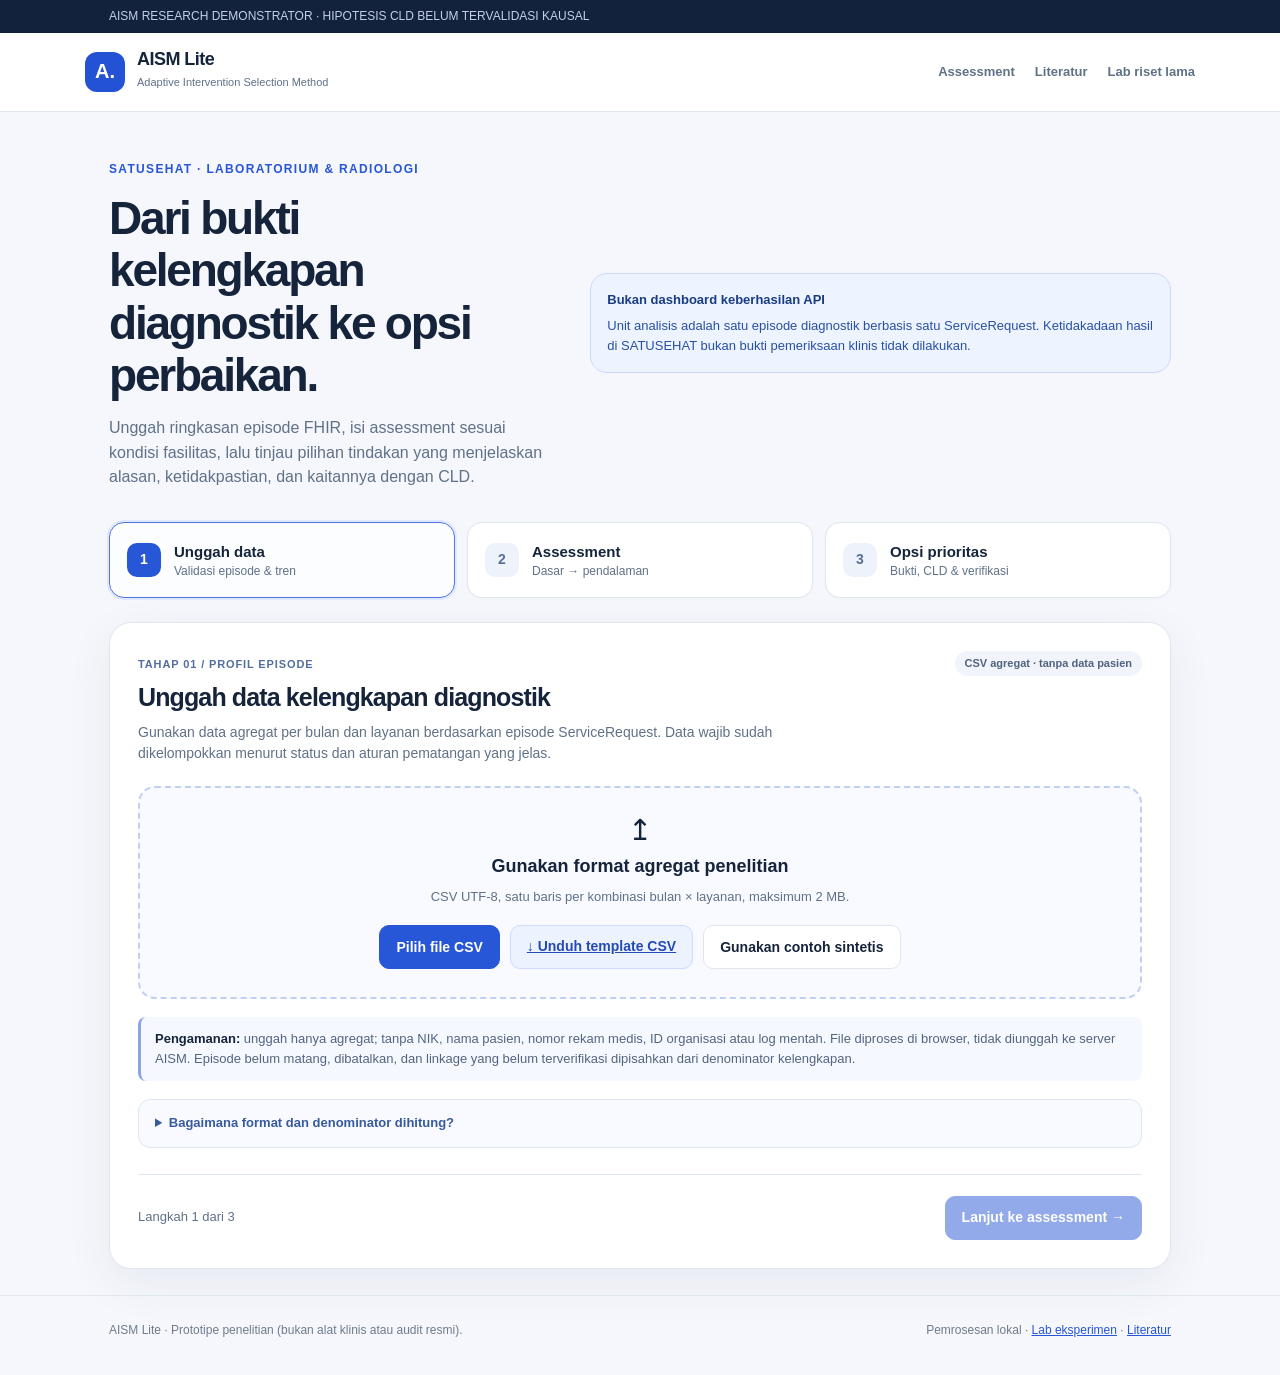
<file: index.html>
<!doctype html>
<html lang="id">
<head>
  <meta charset="utf-8">
  <meta name="viewport" content="width=device-width,initial-scale=1">
  <meta name="theme-color" content="#2352d4">
  <meta name="description" content="AISM Lite: diagnosis berbasis episode diagnostik dan assessment berjenjang untuk prioritas perbaikan SATUSEHAT.">
  <title>AISM Lite — Prioritas Kelengkapan Diagnostik SATUSEHAT</title>
  <link rel="stylesheet" href="./simple.css">
</head>
<body>
  <div class="topline"><div class="shell">AISM RESEARCH DEMONSTRATOR · HIPOTESIS CLD BELUM TERVALIDASI KAUSAL</div></div>
  <header class="header"><div class="shell header-inner">
    <a class="brand" href="./"><span class="brand-mark">A.</span><span><strong>AISM Lite</strong><small>Adaptive Intervention Selection Method</small></span></a>
    <nav class="nav" aria-label="Navigasi utama"><a href="#workflow">Assessment</a><a href="./literature.html">Literatur</a><a href="./legacy.html">Lab riset lama</a></nav>
  </div></header>
  <main>
    <section class="shell hero">
      <div><span class="eyebrow">SATUSEHAT · LABORATORIUM &amp; RADIOLOGI</span>
        <h1>Dari bukti kelengkapan diagnostik ke opsi perbaikan.</h1>
        <p>Unggah ringkasan episode FHIR, isi assessment sesuai kondisi fasilitas, lalu tinjau pilihan tindakan yang menjelaskan alasan, ketidakpastian, dan kaitannya dengan CLD.</p>
      </div>
      <aside class="hero-note"><strong>Bukan dashboard keberhasilan API</strong>
        Unit analisis adalah satu episode diagnostik berbasis satu ServiceRequest. Ketidakadaan hasil di SATUSEHAT bukan bukti pemeriksaan klinis tidak dilakukan.
      </aside>
    </section>
    <div class="shell">
      <nav class="workflow" id="workflow" aria-label="Tiga langkah AISM">
        <button type="button" class="step" data-nav="1" aria-current="step"><span class="num">1</span><span><strong>Unggah data</strong><small>Validasi episode &amp; tren</small></span></button>
        <button type="button" class="step" data-nav="2"><span class="num">2</span><span><strong>Assessment</strong><small>Dasar → pendalaman</small></span></button>
        <button type="button" class="step" data-nav="3"><span class="num">3</span><span><strong>Opsi prioritas</strong><small>Bukti, CLD &amp; verifikasi</small></span></button>
      </nav>
      <section class="panel">
        <div class="stage active" id="stage-data">
          <div class="stage-head"><div>
            <span class="stage-tag">TAHAP 01 / PROFIL EPISODE</span>
            <h2>Unggah data kelengkapan diagnostik</h2>
            <p>Gunakan data agregat per bulan dan layanan berdasarkan episode ServiceRequest. Data wajib sudah dikelompokkan menurut status dan aturan pematangan yang jelas.</p>
          </div><span class="pill">CSV agregat · tanpa data pasien</span></div>
          <div class="upload-box">
            <div class="upload-icon" aria-hidden="true">↥</div>
            <h3>Gunakan format agregat penelitian</h3>
            <p>CSV UTF-8, satu baris per kombinasi bulan × layanan, maksimum 2 MB.</p>
            <div class="upload-actions">
              <label class="btn primary file-label" role="button" tabindex="0">Pilih file CSV <input id="file-input" type="file" accept=".csv,text/csv" aria-label="Unggah CSV agregat diagnostik"></label>
              <a class="btn secondary" href="./samples/contoh-data-pengiriman-rme.csv" download>↓ Unduh template CSV</a>
              <button class="btn" id="sample-data" type="button">Gunakan contoh sintetis</button>
            </div>
            <div id="data-feedback" role="status" aria-live="polite" class="feedback"></div>
          </div>
          <div class="guidance"><strong>Pengamanan:</strong> unggah hanya agregat; tanpa NIK, nama pasien, nomor rekam medis, ID organisasi atau log mentah. File diproses di browser, tidak diunggah ke server AISM. Episode belum matang, dibatalkan, dan linkage yang belum terverifikasi dipisahkan dari denominator kelengkapan.</div>
          <details class="method-details"><summary>Bagaimana format dan denominator dihitung?</summary>
            <p>Satu episode = satu ServiceRequest. Total order = episode eligible matang + belum eligible + dikecualikan + linkage belum terverifikasi.</p>
            <p>Episode eligible matang = complete core + incomplete with downstream + completed without result + no downstream evidence. Complete strict adalah subset complete core. Kelengkapan core/strict menggunakan seluruh episode eligible matang sebagai denominator.</p>
            <p>Episode tanpa bukti downstream hanya berarti belum ada bukti pada data yang dianalisis, bukan bukti layanan klinis tidak dilakukan. Definisi pematangan dan kelengkapan harus dipastikan bersama ahli sebelum analisis formal.</p>
          </details>
          <div id="data-summary" class="hide">
            <div class="stage-head section-spaced"><div><h3 class="mini-title">Ringkasan episode</h3><p id="source-name"></p></div><span class="pill" id="period-range"></span></div>
            <div id="data-gate" role="status" class="feedback"></div>
            <div id="metric-grid" class="metric-grid"></div>
            <h3 class="subheading">Perbandingan per jenis layanan</h3>
            <div class="table-wrap"><table>
              <thead><tr><th>Layanan</th><th>Eligible matang</th><th>Core / eligible</th><th>Strict / eligible</th><th>Incomplete downstream</th><th>Selesai tanpa hasil</th><th>Tanpa bukti downstream</th></tr></thead>
              <tbody id="service-table"></tbody>
            </table></div>
            <h3 class="subheading">Tren kelengkapan bulanan</h3>
            <p class="helper">Pola berdasarkan selisih awal–akhir dan fluktuasi; ambang bentuk pola 5/10 poin persentase hanya eksploratif, bukan target kinerja.</p>
            <div id="trend-panels" class="trend-grid"></div>
            <h3 class="subheading">Catatan kualitas pengamatan</h3>
            <div id="quality-note" class="quality-note"></div>
          </div>
          <div class="actions"><span class="progress">Langkah 1 dari 3</span><button class="btn primary" id="next-to-assessment" type="button" disabled>Lanjut ke assessment →</button></div>
        </div>
        <div class="stage" id="stage-assessment">
          <div class="stage-head"><div><span class="stage-tag">TAHAP 02 / KONTEXT ORGANISASI</span><h2 id="assessment-title">Assessment dasar</h2><p id="assessment-desc">Jawab sesuai kondisi aktual. Pilih Belum tahu jika log atau bukti tidak tersedia.</p></div><span class="pill" id="assess-progress">Dasar 0/6</span></div>
          <div class="assess-note">Jawaban dipakai untuk membedakan mekanisme penyebab yang mungkin terjadi. Tidak ada skor kelulusan dan tidak ada diagnosis kausal otomatis.</div>
          <div id="base-block"><h3 class="mini-title">A. Kondisi operasional dasar</h3><p class="mini-desc">Pemantauan, mapping, kapasitas PIC, eskalasi, perubahan sistem, dan tindak lanjut pengelola.</p><div id="base-questions"></div></div>
          <div id="deep-block" class="hide"><h3 class="mini-title">B. Pertanyaan pendalaman sesuai data</h3><p class="mini-desc">Pertanyaan yang muncul dipilih dari temuan kelengkapan, layanan, dan jawaban tahap dasar. <span id="deep-count"></span></p><div id="deep-questions"></div></div>
          <div class="actions">
            <button class="btn" id="back-to-data" type="button">← Kembali ke data</button>
            <button class="btn primary" id="to-deep" type="button">Lanjut ke pendalaman →</button>
            <button class="btn hide" id="back-to-base" type="button">← Pertanyaan dasar</button>
            <button class="btn primary hide" id="to-results" type="button">Lihat opsi prioritas →</button>
          </div>
        </div>
        <div class="stage" id="stage-results">
          <div class="stage-head"><div><span class="stage-tag">TAHAP 03 / DECISION SUPPORT</span><h2>Opsi prioritas dan dasar keputusannya</h2><p>Opsi ditentukan berdasarkan bukti episode, konteks fasyankes, dan hipotesis CLD. Belum ada bukti dampak terukur atau peringkat efektivitas antarintervensi.</p></div><span class="pill" id="result-data-meta"></span></div>
          <div class="scorecard" id="result-summary"></div>
          <div id="recommendations" class="result-list"></div>
          <div id="more-recommendations"></div>
          <div class="guidance"><strong>Arti status:</strong> HOLD = data belum cukup valid; INVESTIGATE = mekanisme belum terbukti; RECOMMEND = kandidat tindakan berbasis bukti awal; REVIEW = memerlukan pertimbangan/izin pengelola; VERIFY = periksa outcome setelah tindakan. Keterkaitan CLD R1–R5/B1–B3 masih kondisional, memerlukan validasi lanjutan, dan bukan klaim kausal.</div>
          <div class="actions"><button class="btn" id="edit-assessment" type="button">← Perbaiki assessment</button><div class="button-row"><button class="btn secondary" id="download-report" type="button">↓ Ekspor keputusan JSON</button><button class="btn primary" id="print-report" type="button">Cetak / simpan PDF</button></div></div>
        </div>
      </section>
    </div>
  </main>
  <footer class="footer"><div class="shell"><span>AISM Lite · Prototipe penelitian (bukan alat klinis atau audit resmi).</span><span>Pemrosesan lokal · <a href="./legacy.html">Lab eksperimen</a> · <a href="./literature.html">Literatur</a></span></div></footer>
  <script type="module" src="./simple.js"></script>
</body>
</html>
</file>
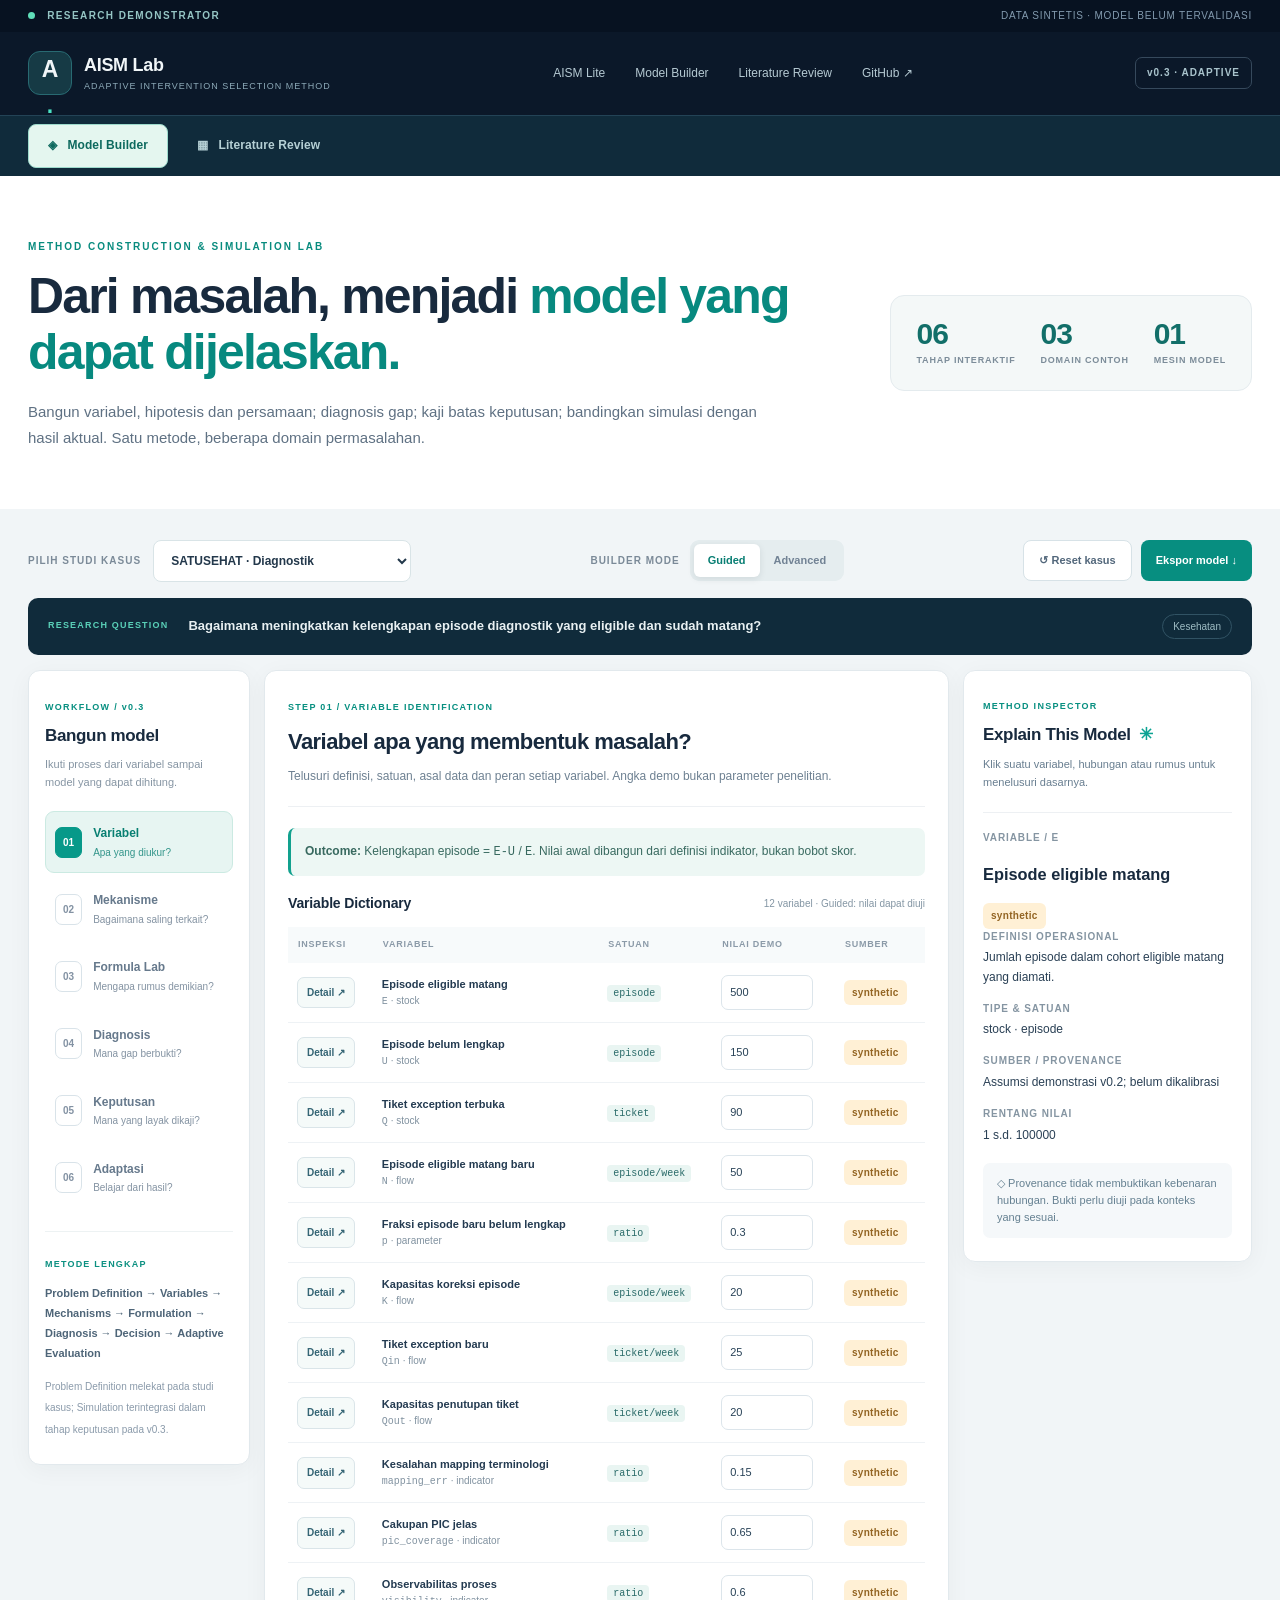
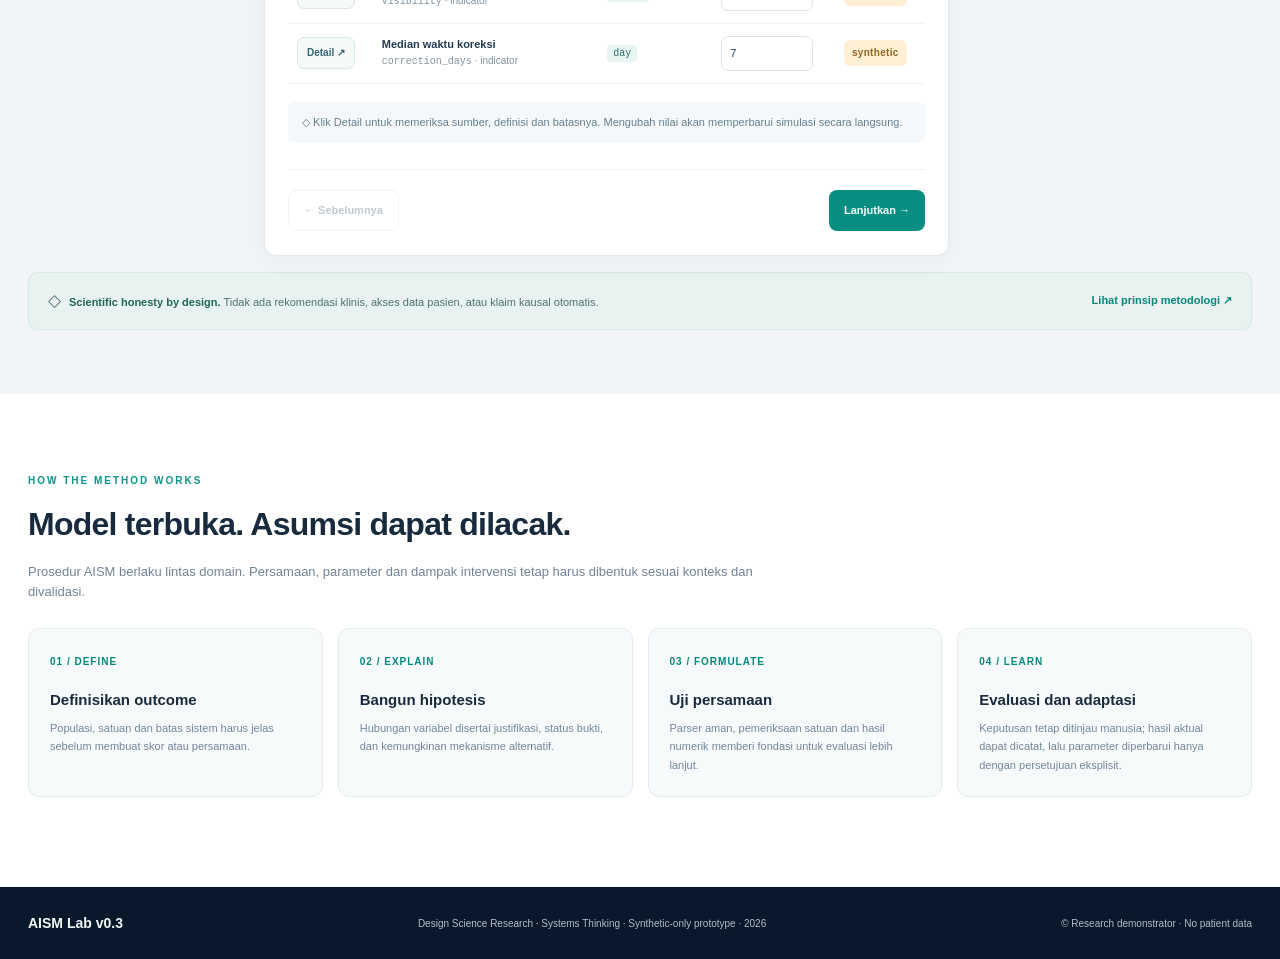
<file: legacy.html>
<!doctype html>
<html lang="id">
<head>
  <meta charset="utf-8">
  <meta name="viewport" content="width=device-width,initial-scale=1">
  <meta name="theme-color" content="#0B1829">
  <meta name="description" content="AISM Lab v0.3: bangun variabel, hipotesis mekanisme, persamaan dan simulasi intervensi secara transparan.">
  <title>AISM Lab v0.3 — Explainable Intervention Decision Lab</title>
  <link rel="stylesheet" href="./styles.css">
  <link rel="stylesheet" href="./mobile.css">
</head>
<body>
  <div class="notice"><span class="live-dot"></span> RESEARCH DEMONSTRATOR <span class="notice-right">DATA SINTETIS · MODEL BELUM TERVALIDASI</span></div>
  <header class="header">
    <div class="shell head-inner">
      <a class="identity" href="./"><span class="mark">A<span>.</span></span><span class="brand-copy"><strong>AISM Lab</strong><small>ADAPTIVE INTERVENTION SELECTION METHOD</small></span></a>
      <nav class="head-nav"><a href="./">AISM Lite</a><a href="#builder">Model Builder</a><a href="./literature.html">Literature Review</a><a href="https://github.com/bofandra/aism" target="_blank" rel="noopener noreferrer">GitHub ↗</a></nav>
      <span class="version">v0.3 · ADAPTIVE</span>
    </div>
  </header>
  <nav class="page-tabs" aria-label="Halaman AISM Lab"><div class="shell page-tabs-inner"><a class="page-tab current" aria-current="page" href="./legacy.html#builder">◈ &nbsp; Model Builder</a><a class="page-tab" href="./literature.html">▦ &nbsp; Literature Review</a></div></nav>
  <main>
    <section class="intro shell">
      <div class="intro-text"><span class="eyebrow">METHOD CONSTRUCTION & SIMULATION LAB</span><h1>Dari masalah, menjadi <em>model yang dapat dijelaskan.</em></h1><p>Bangun variabel, hipotesis dan persamaan; diagnosis gap; kaji batas keputusan; bandingkan simulasi dengan hasil aktual. Satu metode, beberapa domain permasalahan.</p><a class="btn btn-primary mobile-start" href="#builder">Mulai simulasi →</a><a class="btn btn-outline mobile-start" href="./literature.html" style="margin-left:8px">Review novelty ↗</a></div>
      <div class="intro-metrics"><div><strong>06</strong><span>TAHAP INTERAKTIF</span></div><div><strong>03</strong><span>DOMAIN CONTOH</span></div><div><strong>01</strong><span>MESIN MODEL</span></div></div>
    </section>
    <section class="lab-section" id="builder">
      <div class="shell">
        <div class="lab-toolbar">
          <div class="choose"><label for="domain">PILIH STUDI KASUS</label><select id="domain" aria-label="Pilih domain contoh"><option value="satusehat">SATUSEHAT · Diagnostik</option><option value="education">Pendidikan · Retensi Mahasiswa</option><option value="logistics">Logistik · Pengiriman Tepat Waktu</option></select></div>
          <div class="mode-switch"><span>BUILDER MODE</span><div class="segmented"><button id="guided" class="selected" type="button" aria-pressed="true">Guided</button><button id="advanced" type="button" aria-pressed="false">Advanced</button></div></div>
          <div class="toolbar-actions"><button id="reset" class="btn btn-outline" type="button">↺ Reset kasus</button><button id="export" class="btn btn-primary" type="button">Ekspor model ↓</button></div>
        </div>
        <div class="question-strip"><span class="question-index">RESEARCH QUESTION</span><strong id="question"></strong><span class="question-meta" id="case-sector"></span></div>
        <div class="lab-layout">
          <aside class="stepper panel" aria-label="Tahap AISM">
            <span class="section-kicker">WORKFLOW / v0.3</span>
            <h2>Bangun model</h2>
            <p>Ikuti proses dari variabel sampai model yang dapat dihitung.</p>
            <div class="mobile-step-progress" id="mobile-step-progress" aria-live="polite">Tahap 1 dari 6</div>
            <div class="steps">
              <button type="button" data-step="variables" class="active"><span>01</span><span><strong>Variabel</strong><small>Apa yang diukur?</small></span></button>
              <button type="button" data-step="mechanisms"><span>02</span><span><strong>Mekanisme</strong><small>Bagaimana saling terkait?</small></span></button>
              <button type="button" data-step="formulas"><span>03</span><span><strong>Formula Lab</strong><small>Mengapa rumus demikian?</small></span></button>
              <button type="button" data-step="diagnosis"><span>04</span><span><strong>Diagnosis</strong><small>Mana gap berbukti?</small></span></button>
              <button type="button" data-step="interventions"><span>05</span><span><strong>Keputusan</strong><small>Mana yang layak dikaji?</small></span></button>
              <button type="button" data-step="evaluation"><span>06</span><span><strong>Adaptasi</strong><small>Belajar dari hasil?</small></span></button>
            </div>
            <div class="side-promo"><span>METODE LENGKAP</span><p>Problem Definition → Variables → Mechanisms → Formulation → Diagnosis → Decision → Adaptive Evaluation</p><small>Problem Definition melekat pada studi kasus; Simulation terintegrasi dalam tahap keputusan pada v0.3.</small></div>
          </aside>
          <section class="main-panel panel" aria-live="polite">
            <div class="workspace-head"><span class="section-kicker" id="step-tag">STEP 01 / VARIABLE IDENTIFICATION</span><h2 id="step-title">Variabel apa yang membentuk masalah?</h2><p id="step-description"></p></div>
            <div id="work-area"></div>
            <div class="stage-nav"><button id="prev" class="btn btn-outline" type="button">← Sebelumnya</button><button id="next" class="btn btn-primary" type="button">Lanjutkan →</button></div>
          </section>
          <button type="button" id="inspector-backdrop" class="inspector-backdrop" aria-label="Tutup panel penjelasan" tabindex="-1"></button>
          <aside class="inspector panel" id="inspector" aria-label="Penjelasan metodologis" tabindex="-1">
            <div class="inspector-head"><button type="button" id="inspector-close" class="inspector-close" aria-label="Tutup penjelasan">✕ <span>Tutup</span></button><span class="section-kicker">METHOD INSPECTOR</span><h2 id="inspector-heading">Explain This Model <span>✳</span></h2><p>Klik suatu variabel, hubungan atau rumus untuk menelusuri dasarnya.</p></div>
            <div id="inspector-body"></div>
          </aside>
        </div>
        <div id="alerts" aria-live="polite"></div>
        <div class="bottom-strip"><div><span class="shield">◇</span><strong>Scientific honesty by design.</strong> Tidak ada rekomendasi klinis, akses data pasien, atau klaim kausal otomatis.</div><a href="#method">Lihat prinsip metodologi ↗</a></div>
      </div>
    </section>
    <section id="method" class="method shell">
      <div class="section-heading"><span class="eyebrow dark">HOW THE METHOD WORKS</span><h2>Model terbuka. Asumsi dapat dilacak.</h2><p>Prosedur AISM berlaku lintas domain. Persamaan, parameter dan dampak intervensi tetap harus dibentuk sesuai konteks dan divalidasi.</p></div>
      <div class="method-grid">
        <article><span>01 / DEFINE</span><h3>Definisikan outcome</h3><p>Populasi, satuan dan batas sistem harus jelas sebelum membuat skor atau persamaan.</p></article>
        <article><span>02 / EXPLAIN</span><h3>Bangun hipotesis</h3><p>Hubungan variabel disertai justifikasi, status bukti, dan kemungkinan mekanisme alternatif.</p></article>
        <article><span>03 / FORMULATE</span><h3>Uji persamaan</h3><p>Parser aman, pemeriksaan satuan dan hasil numerik memberi fondasi untuk evaluasi lebih lanjut.</p></article>
        <article><span>04 / LEARN</span><h3>Evaluasi dan adaptasi</h3><p>Keputusan tetap ditinjau manusia; hasil aktual dapat dicatat, lalu parameter diperbarui hanya dengan persetujuan eksplisit.</p></article>
      </div>
    </section>
  </main>
  <footer><div class="shell"><strong>AISM Lab v0.3</strong><span>Design Science Research · Systems Thinking · Synthetic-only prototype · 2026</span><span>© Research demonstrator · No patient data</span></div></footer>
  <script type="module" src="./src/ui.mjs"></script>
  <script>if(location.hash==="#literature")location.replace("./literature.html");</script>
</body>
</html>
</file>
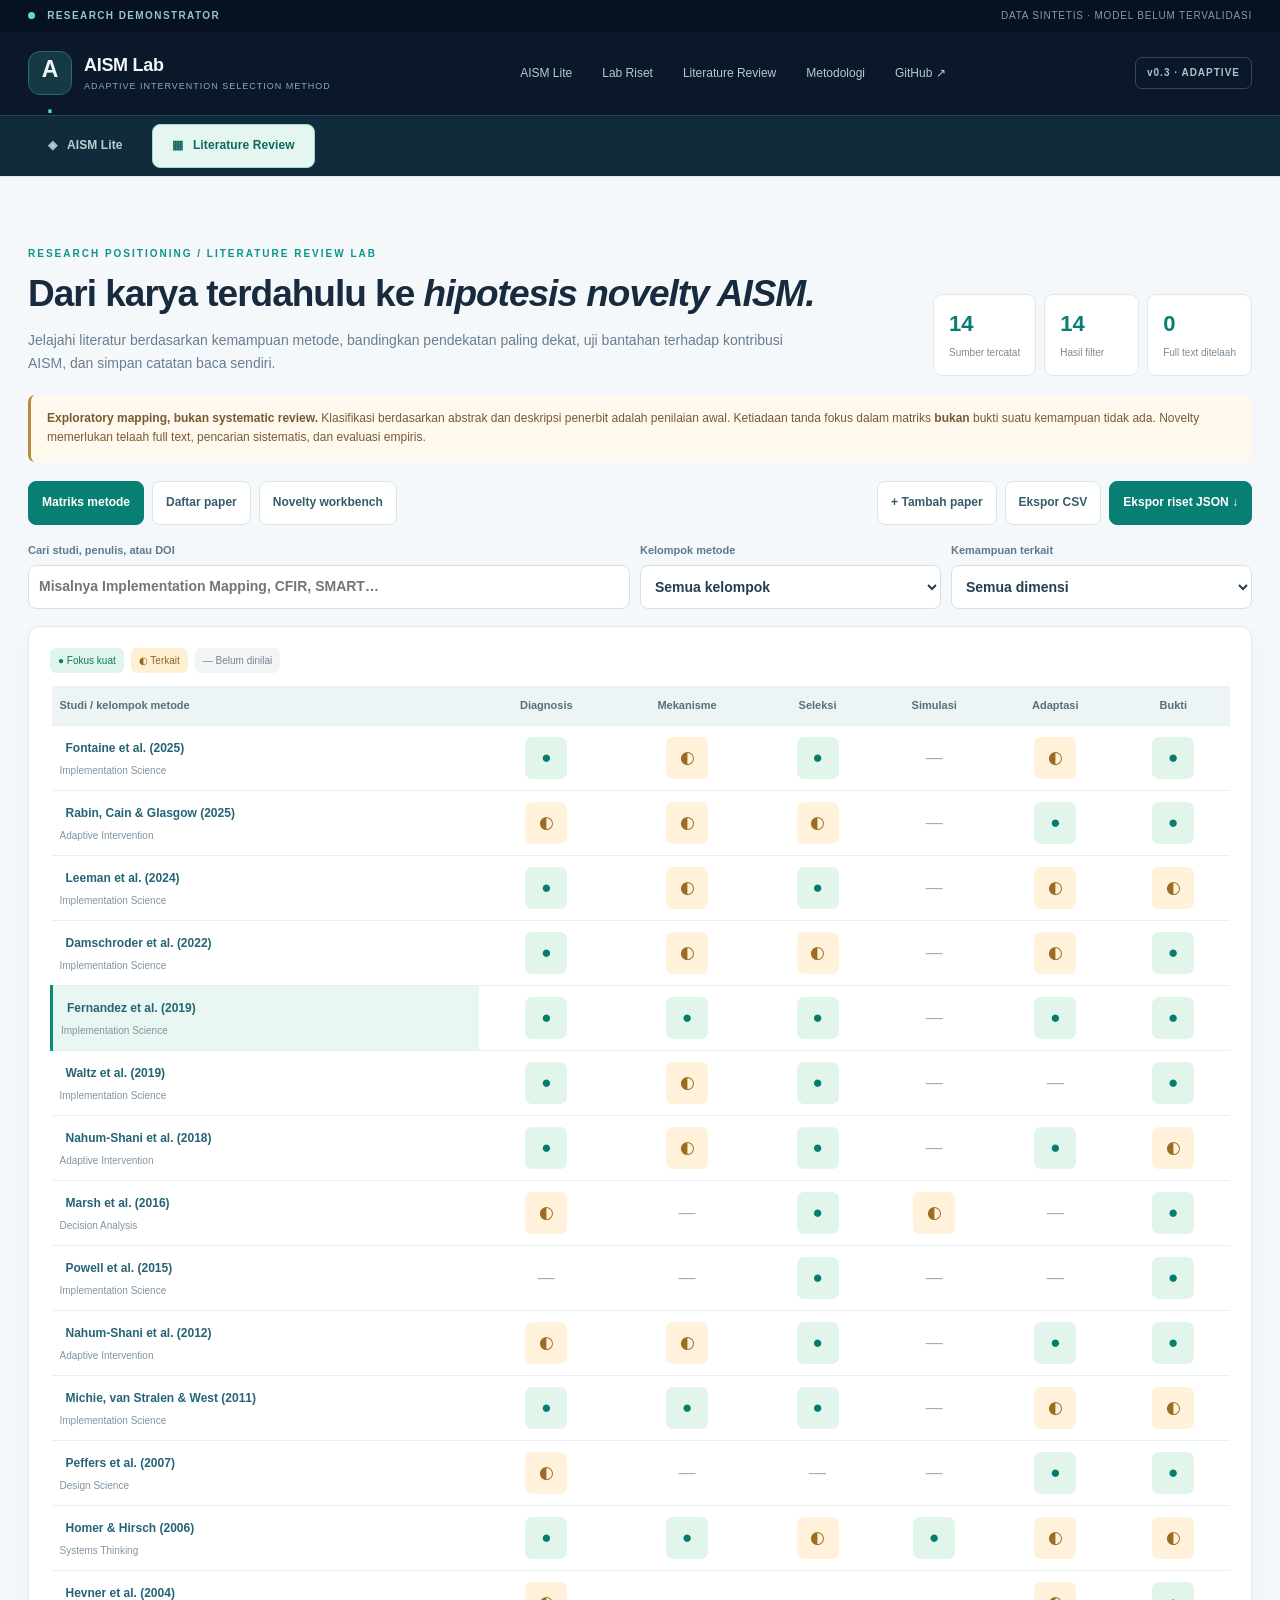
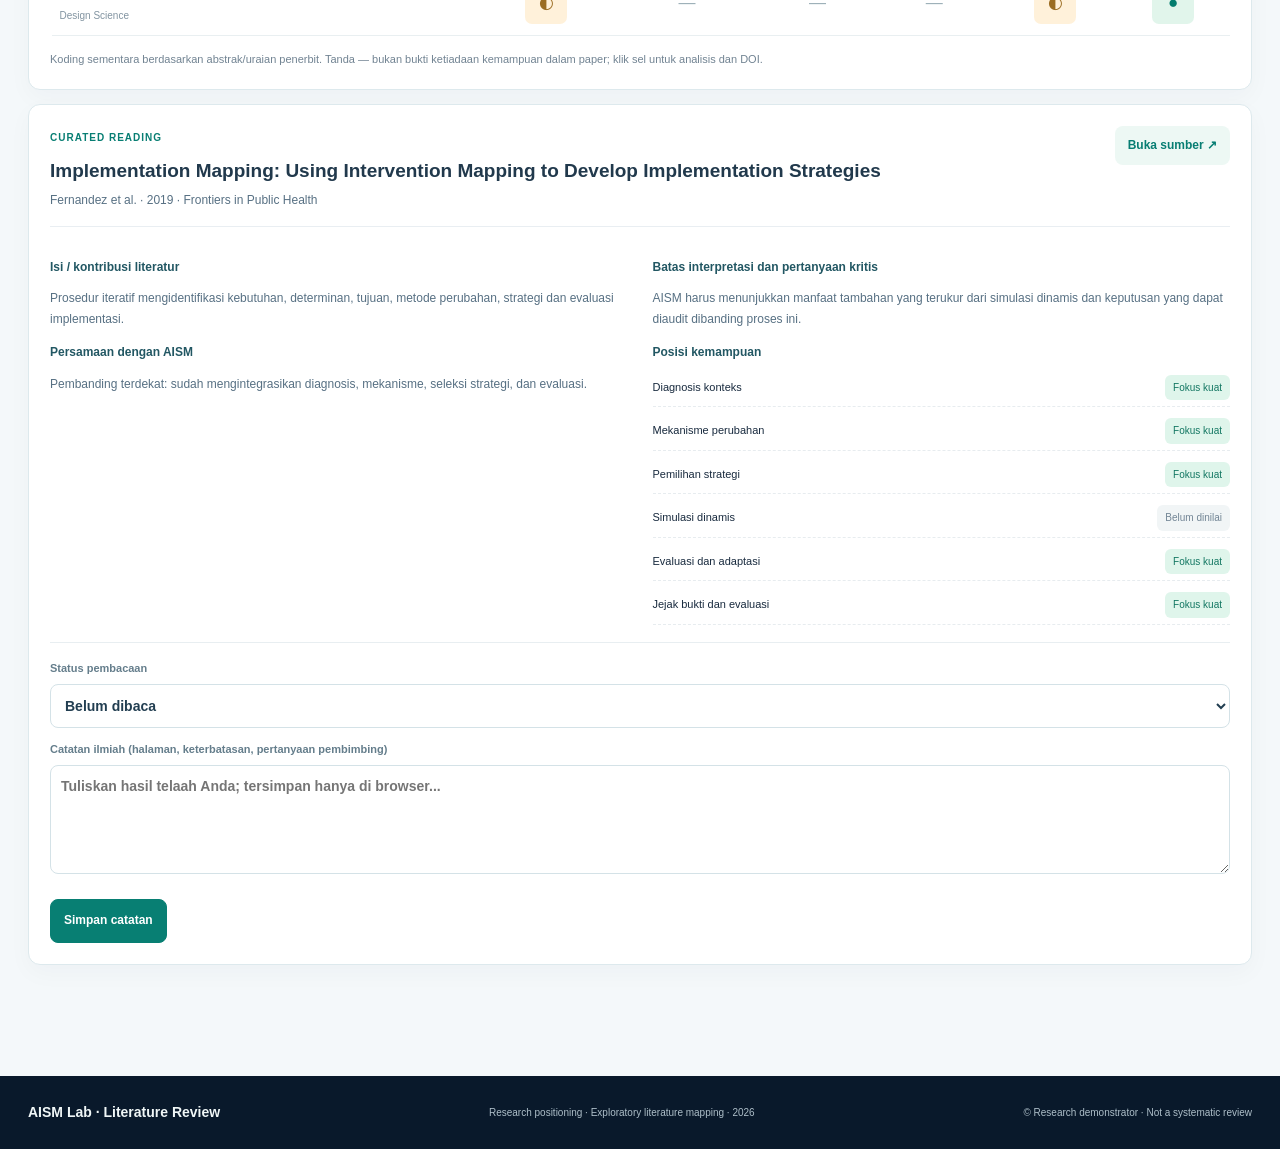
<file: literature.html>
<!doctype html>
<html lang="id">
<head>
  <meta charset="utf-8">
  <meta name="viewport" content="width=device-width,initial-scale=1">
  <meta name="theme-color" content="#0B1829">
  <meta name="description" content="Literature Review AISM: matriks penelitian, pembanding metode, dan hipotesis novelty yang dapat diuji.">
  <title>AISM Literature Review — Evidence & Novelty Workbench</title>
  <link rel="stylesheet" href="./styles.css">
  <link rel="stylesheet" href="./mobile.css">
  <link rel="stylesheet" href="./literature.css">
</head>
<body>
  <div class="notice"><span class="live-dot"></span> RESEARCH DEMONSTRATOR <span class="notice-right">DATA SINTETIS · MODEL BELUM TERVALIDASI</span></div>
  <header class="header">
    <div class="shell head-inner">
      <a class="identity" href="./"><span class="mark">A<span>.</span></span><span class="brand-copy"><strong>AISM Lab</strong><small>ADAPTIVE INTERVENTION SELECTION METHOD</small></span></a>
      <nav class="head-nav"><a href="./">AISM Lite</a><a href="./legacy.html#builder">Lab Riset</a><a href="./literature.html" aria-current="page">Literature Review</a><a href="./legacy.html#method">Metodologi</a><a href="https://github.com/bofandra/aism" target="_blank" rel="noopener noreferrer">GitHub ↗</a></nav>
      <span class="version">v0.3 · ADAPTIVE</span>
    </div>
  </header>
  <nav class="page-tabs" aria-label="Halaman AISM Lab"><div class="shell page-tabs-inner"><a class="page-tab" href="./">◈ &nbsp; AISM Lite</a><a class="page-tab current" aria-current="page" href="./literature.html">▦ &nbsp; Literature Review</a></div></nav>
  <main id="main-content">
    <section class="lit-section" id="literature" aria-labelledby="lit-heading">
      <div class="shell">
        <div class="lit-head">
          <div><span class="eyebrow dark">RESEARCH POSITIONING / LITERATURE REVIEW LAB</span><h2 id="lit-heading">Dari karya terdahulu ke <em>hipotesis novelty AISM.</em></h2>
          <p class="lit-lead">Jelajahi literatur berdasarkan kemampuan metode, bandingkan pendekatan paling dekat, uji bantahan terhadap kontribusi AISM, dan simpan catatan baca sendiri.</p></div>
          <div class="lit-stats" aria-label="Ringkasan koleksi"><div class="lit-stat"><strong id="lit-count">14</strong><span>Sumber tercatat</span></div><div class="lit-stat"><strong id="lit-filtered">14</strong><span>Hasil filter</span></div><div class="lit-stat"><strong id="lit-reviewed">0</strong><span>Full text ditelaah</span></div></div>
        </div>
        <p class="lit-warning"><strong>Exploratory mapping, bukan systematic review.</strong> Klasifikasi berdasarkan abstrak dan deskripsi penerbit adalah penilaian awal. Ketiadaan tanda fokus dalam matriks <strong>bukan</strong> bukti suatu kemampuan tidak ada. Novelty memerlukan telaah full text, pencarian sistematis, dan evaluasi empiris.</p>
        <div class="lit-controls">
          <div class="lit-tabs" role="group" aria-label="Tampilan tinjauan literatur">
            <button type="button" class="lit-tab lit-tab-active" data-lit-tab="matrix" aria-pressed="true">Matriks metode</button>
            <button type="button" class="lit-tab" data-lit-tab="papers" aria-pressed="false">Daftar paper</button>
            <button type="button" class="lit-tab" data-lit-tab="novelty" aria-pressed="false">Novelty workbench</button>
          </div>
          <div class="lit-tools"><button id="lit-add-toggle" class="lit-action" type="button">+ Tambah paper</button><button id="lit-export-csv" class="lit-action" type="button">Ekspor CSV</button><button id="lit-export-json" class="lit-primary" type="button">Ekspor riset JSON ↓</button></div>
        </div>
        <div id="lit-filter-controls" class="lit-filter-controls">
          <label>Cari studi, penulis, atau DOI<input id="lit-search" type="search" placeholder="Misalnya Implementation Mapping, CFIR, SMART…" autocomplete="off"></label>
          <label>Kelompok metode<select id="lit-family"><option value="all">Semua kelompok</option><option value="dsr">Design Science</option><option value="systems">Systems Thinking</option><option value="implementation">Implementation Science</option><option value="adaptive">Adaptive Intervention</option><option value="decision">Decision Analysis</option></select></label>
          <label>Kemampuan terkait<select id="lit-dimension"><option value="all">Semua dimensi</option><option value="diag">Diagnosis konteks</option><option value="mech">Mekanisme perubahan</option><option value="select">Seleksi strategi</option><option value="sim">Simulasi dinamis</option><option value="adapt">Evaluasi adaptif</option><option value="trace">Jejak bukti</option></select></label>
        </div>
        <div class="lit-panel" id="lit-content" aria-live="polite"><p class="lit-empty">Memuat kajian literatur…</p></div>
        <div class="lit-panel lit-detail" id="lit-detail" aria-label="Detail dan catatan literatur"></div>
        <div id="lit-add"></div><p id="lit-feedback" class="lit-feedback" aria-live="polite"></p>
      </div>
    </section>
  </main>
  <footer><div class="shell"><strong>AISM Lab · Literature Review</strong><span>Research positioning · Exploratory literature mapping · 2026</span><span>© Research demonstrator · Not a systematic review</span></div></footer>
  <script type="module" src="./src/literature-ui.mjs"></script>
</body>
</html>
</file>
<file: simple.css>
:root{--ink:#15243a;--muted:#607187;--blue:#2756d6;--blueLight:#edf2ff;--border:#dfe6f0;--bg:#f5f7fc;--white:#fff;--green:#136c50;--amber:#a46411;--shadow:0 14px 46px rgba(36,54,86,.07)}
*{box-sizing:border-box}
html{scroll-behavior:smooth}
body{margin:0;font-family:Inter,-apple-system,BlinkMacSystemFont,"Segoe UI",Roboto,Arial,sans-serif;background:var(--bg);color:var(--ink);line-height:1.55}
button,input,select{font:inherit}
a{color:var(--blue)}
button{cursor:pointer}
button:focus-visible,a:focus-visible,input:focus-visible{outline:3px solid #92aeff;outline-offset:3px}
.shell{max-width:1110px;padding:0 24px;margin:0 auto}
.topline{background:#12213c;color:#c3cfeb;font-size:12px;padding:7px 0}
.header{background:#fff;border-bottom:1px solid var(--border)}
.header-inner{display:flex;align-items:center;justify-content:space-between;gap:20px;padding:17px 0}
.brand{display:flex;align-items:center;gap:12px;color:var(--ink);text-decoration:none}
.brand-mark{width:40px;height:40px;display:grid;place-items:center;background:#2352d4;border-radius:12px;color:#fff;font-weight:900;font-size:20px}
.brand strong{display:block;letter-spacing:-.03em;font-size:18px;line-height:1.1}
.brand small{color:var(--muted);font-size:11px}
.nav{display:flex;gap:20px;align-items:center}
.nav a{text-decoration:none;font-size:13px;font-weight:600;color:var(--muted)}
.nav a:hover{color:var(--blue)}
.hero{display:flex;gap:38px;justify-content:space-between;align-items:center;padding-top:44px;padding-bottom:32px}
.eyebrow{font-size:12px;font-weight:800;letter-spacing:.11em;color:var(--blue);text-transform:uppercase}
.hero h1{font-size:clamp(29px,4vw,46px);line-height:1.14;letter-spacing:-.048em;margin:11px 0 14px;max-width:740px}
.hero p{max-width:720px;color:var(--muted);margin:0;font-size:16px}
.hero-note{min-width:210px;border:1px solid #cbd9fa;background:#edf3ff;border-radius:17px;padding:16px;color:#2851a4;font-size:13px}
.hero-note strong{display:block;color:#193c84;margin-bottom:6px}
.workflow{display:grid;grid-template-columns:repeat(3,minmax(0,1fr));gap:12px;margin-bottom:24px}
.step{background:#fff;border:1px solid var(--border);border-radius:15px;padding:17px;text-align:left;display:flex;gap:13px;align-items:center;color:var(--ink);box-shadow:0 1px 3px #18284608;transition:.18s}
.step:hover{border-color:#90a7ee}
.step[aria-current="step"]{border-color:#5176df;box-shadow:0 0 0 2px #dfe8ff;background:#fcfdff}
.step .num{display:grid;place-items:center;flex:none;width:34px;height:34px;border-radius:10px;background:#eef2fa;color:#586e93;font-size:14px;font-weight:800}
.step[aria-current="step"] .num{background:var(--blue);color:#fff}
.step strong{display:block;font-size:15px}
.step small{display:block;font-size:12px;color:var(--muted);line-height:1.4}
.panel{background:#fff;border:1px solid var(--border);border-radius:22px;box-shadow:var(--shadow);padding:28px;margin-bottom:26px}
.stage{display:none}
.stage.active{display:block}
.stage-head{display:flex;justify-content:space-between;gap:24px;align-items:flex-start;margin-bottom:21px}
.stage-head h2{font-size:25px;letter-spacing:-.035em;margin:2px 0 5px}
.stage-head p{color:var(--muted);margin:0;font-size:14px;max-width:690px}
.stage-tag{font-size:11px;color:#536e9e;font-weight:800;letter-spacing:.08em}
.btn{border:1px solid var(--border);border-radius:10px;padding:12px 16px;font-size:14px;font-weight:700;background:#fff;color:var(--ink);line-height:1.2;min-height:44px}
.btn:hover{background:#f8faff}
.btn.primary{background:var(--blue);color:#fff;border-color:var(--blue)}
.btn.primary:hover{background:#1945be}
.btn.secondary{background:var(--blueLight);border-color:#cfdaff;color:#244ab5}
.btn:disabled{cursor:not-allowed;opacity:.5}
.btn-link{background:transparent;color:var(--blue);padding:4px;border:0;text-decoration:underline}
.upload-box{border:2px dashed #bfd0f0;border-radius:17px;background:#f8faff;padding:28px;text-align:center}
.upload-icon{font-size:29px;line-height:1}
.upload-box h3{margin:8px 0 6px;font-size:18px}
.upload-box p{color:var(--muted);font-size:13px;margin:0 0 18px}
.upload-actions{display:flex;justify-content:center;flex-wrap:wrap;gap:10px}
.file-label{display:inline-flex;align-items:center;justify-content:center}
.file-label input{position:absolute;width:1px;height:1px;opacity:0}
.file-label:focus-within{outline:3px solid #92aeff;outline-offset:2px}
.guidance{background:#f5f8ff;border-left:3px solid #8aa2e7;padding:12px 14px;border-radius:8px;color:#54657f;font-size:13px;margin:18px 0}
.guidance strong{color:var(--ink)}
.feedback{font-size:13px;margin:14px 0 0;border-radius:9px;padding:11px 13px}
.feedback.ok{background:#eaf8f2;color:#0a6548}
.feedback.error{background:#fff1ef;color:#9e3025}
.feedback:empty{display:none}
.metric-grid{display:grid;grid-template-columns:repeat(4,minmax(0,1fr));gap:12px;margin:20px 0}
.metric{border:1px solid var(--border);background:#fbfcff;padding:16px;border-radius:13px}
.metric .label{color:var(--muted);font-size:12px;display:block}
.metric strong{font-size:25px;letter-spacing:-.04em;display:block;margin:4px 0 0}
.metric small{color:var(--muted);font-size:11px}
.subheading{font-size:17px;letter-spacing:-.02em;margin:28px 0 10px}
.table-wrap{overflow-x:auto;border:1px solid var(--border);border-radius:12px}
table{width:100%;border-collapse:collapse;font-size:13px;white-space:nowrap}
th{background:#f7f9fd;color:#5c6a7c;text-align:left;font-size:12px}
th,td{padding:12px 13px;border-bottom:1px solid #e7ecf4}
tr:last-child td{border-bottom:0}
.empty{color:var(--muted);font-size:14px;padding:22px;text-align:center}
.actions{display:flex;justify-content:space-between;align-items:center;gap:12px;border-top:1px solid var(--border);padding-top:21px;margin-top:26px;flex-wrap:wrap}
.progress{font-size:13px;color:var(--muted)}
fieldset{border:0;padding:0;margin:0}
.question{border:1px solid var(--border);border-radius:14px;padding:18px;margin:0 0 12px}
.question legend{display:block;width:100%;font-weight:700;padding:0 0 10px;font-size:14px}
.question .hint{display:block;color:var(--muted);font-size:12px;font-weight:400;margin-top:3px}
.choices{display:flex;gap:8px;flex-wrap:wrap}
.choice{display:flex;align-items:center;gap:6px;border:1px solid #dbe3ee;border-radius:9px;padding:9px 12px;color:#51627a;font-size:13px;min-height:42px;cursor:pointer}
.choice:has(input:checked){background:#ebf1ff;border-color:#7193e9;color:#2044a2;font-weight:700}
.choice input{accent-color:var(--blue)}
.assess-note{background:#fbf7ee;border:1px solid #f1e3c2;color:#8b691e;padding:11px 13px;border-radius:10px;margin-bottom:20px;font-size:13px}
.mini-title{font-weight:800;font-size:17px;margin:0 0 5px}
.mini-desc{color:var(--muted);font-size:13px;margin:0 0 19px}
.pill{display:inline-flex;align-items:center;background:#f1f4fa;border-radius:100px;padding:4px 10px;color:#50627d;font-size:11px;font-weight:700}
.scorecard{display:flex;justify-content:space-between;align-items:center;gap:20px;padding:18px 20px;border:1px solid #cedbf7;border-radius:14px;background:#f2f6ff;margin-bottom:18px}
.scorecard strong{font-size:19px;letter-spacing:-.025em}
.scorecard p{margin:6px 0 0;color:var(--muted);font-size:13px}
.result-list{display:grid;gap:13px}
.result-card{border:1px solid var(--border);border-radius:15px;padding:19px 20px;background:#fff}
.result-top{display:flex;gap:14px;align-items:flex-start}
.rank{width:36px;height:36px;border-radius:11px;background:#e9efff;color:#3055bc;display:grid;place-items:center;flex:none;font-size:17px;font-weight:800}
.result-title{flex:1}
.result-title h3{margin:2px 0 5px;line-height:1.35;font-size:17px}
.result-title p{margin:0;color:var(--muted);font-size:13px}
.priority{border-radius:100px;padding:5px 9px;font-size:11px;font-weight:800;white-space:nowrap;background:#edf2fa;color:#3c5482}
.priority.high{background:#fef0e3;color:#9b4c13}
.priority.medium{background:#e9f3ff;color:#2c5f9d}
.priority.verify{background:#f1f3f6;color:#677487}
.evidence{background:#f8faff;border-radius:10px;padding:12px 14px;margin:15px 0;font-size:13px}
.evidence strong{display:block;margin-bottom:5px}
.evidence ul{margin:0;padding-left:19px;color:#50617b}
.evidence li+li{margin-top:4px}
.cld{display:flex;gap:7px;flex-wrap:wrap;margin-top:13px}
.cld span{font-size:11px;font-weight:800;border:1px solid #d8e4fa;border-radius:7px;padding:3px 7px;color:#3b60ad}
.mini-action{color:var(--ink);font-size:13px;margin-top:10px}
.mini-action strong{color:#23469d}
.result-footer{margin-top:14px;border-top:1px dashed var(--border);padding-top:12px;font-size:12px;color:var(--muted)}
.footer{border-top:1px solid var(--border);padding:25px 0 36px;color:#6f7b8b;font-size:12px}
.footer .shell{display:flex;justify-content:space-between;gap:15px;flex-wrap:wrap}
.helper{font-size:12px;color:var(--muted)}
.hide{display:none!important}
@media(max-width:800px){.hero{padding-top:27px;flex-direction:column;align-items:stretch;gap:15px}.hero-note{min-width:0}.metric-grid{grid-template-columns:repeat(2,minmax(0,1fr))}.nav{gap:12px}.panel{padding:20px}.scorecard{align-items:flex-start;flex-direction:column}}
@media(max-width:560px){.shell{padding:0 15px}.header-inner{align-items:flex-start;flex-wrap:wrap;gap:10px}.nav{width:100%;flex-wrap:wrap;justify-content:flex-start;gap:6px 14px}.nav a{font-size:11px}.brand small{font-size:9px}.workflow{gap:7px}.step{padding:12px 8px;display:block}.step .num{width:27px;height:27px;font-size:11px;margin-bottom:8px}.step strong{font-size:12px}.step small{font-size:10px}.hero p{font-size:14px}.panel{padding:17px 15px;border-radius:16px}.stage-head{display:block}.stage-head h2{font-size:22px}.upload-box{padding:24px 12px}.metric-grid{gap:8px}.metric{padding:12px}.metric strong{font-size:22px}.result-top{flex-wrap:wrap}.priority{margin-left:49px}.scorecard strong{font-size:17px}.choices{gap:6px}.choice{padding:8px 10px}.actions .btn{flex:1}.footer{padding-bottom:24px}}
@media print{.topline,.header,.nav,.hero,.workflow,.actions,.upload-box,.footer,.btn,.guidance{display:none!important}body{background:#fff}.shell{max-width:none}.panel{box-shadow:none;border:0;padding:0}.stage:not(#stage-results){display:none!important}#stage-results{display:block!important}.result-card{break-inside:avoid}}


/* Research episode summaries and evidence gates */
.metric-grid{grid-template-columns:repeat(3,minmax(0,1fr))}
.metric strong{font-variant-numeric:tabular-nums}
.section-spaced{margin-top:26px;margin-bottom:8px}
.method-details{margin-top:15px;background:#f8faff;border:1px solid var(--border);border-radius:12px;padding:13px 16px;color:var(--muted);font-size:13px}
.method-details summary{font-weight:700;color:#375a9e;cursor:pointer}
.method-details p{margin:10px 0 0}
.trend-grid{display:grid;grid-template-columns:repeat(2,minmax(0,1fr));gap:14px}
.trend-card{padding:16px;border:1px solid var(--border);border-radius:15px;background:#fbfcff;min-width:0}
.trend-top{display:flex;align-items:center;justify-content:space-between;gap:12px;margin-bottom:5px}
.trend-top strong{font-size:16px}
.trend-status{font-size:11px;font-weight:700;padding:4px 9px;border-radius:30px;background:#edf2fa;color:#4b6480;text-transform:capitalize}
.trend-status.good{background:#e9f8f1;color:#116846}
.trend-status.alert{background:#fef1e8;color:#aa571b}
.trend-table{min-width:375px}
.trend-bar{width:110px;background:#e9eff9;height:8px;border-radius:8px;overflow:hidden}
.trend-bar span{display:block;background:#456bd4;height:100%;border-radius:8px}
.quality-note{display:grid;grid-template-columns:repeat(4,minmax(0,1fr));gap:12px}
.quality-note>div{padding:14px;border-radius:12px;border:1px solid var(--border);background:#fafbfd}
.quality-note strong{display:block;font-size:21px}
.quality-note span{display:block;color:var(--muted);font-size:12px}
.quality-note p{grid-column:1/-1;color:var(--muted);font-size:13px;margin:2px 0}
.result-details{font-size:12px;display:grid;grid-template-columns:repeat(2,minmax(0,1fr));gap:5px 17px;margin-top:14px;color:#4c6179}
.result-details p{margin:0}
.result-details strong{color:#263c59}
.priority.hold{background:#fff1ea;color:#a43c23}
.priority.investigate{background:#fff5db;color:#9c6b12}
.priority.recommend{background:#e7f6ee;color:#126e4e}
.priority.review{background:#eaf0ff;color:#2852a4}
.priority.verify{background:#edf2f8;color:#4d607a}
.more-options{margin:15px 0}
.more-options summary{display:inline-block;padding:11px 14px;border-radius:10px;border:1px solid #cfdaff;background:#edf2ff;color:#244ab5;cursor:pointer;font-size:13px;font-weight:700}
.button-row{display:flex;gap:9px;flex-wrap:wrap}
@media(max-width:800px){.trend-grid{grid-template-columns:1fr}.quality-note{grid-template-columns:repeat(2,minmax(0,1fr))}}
@media(max-width:560px){.metric-grid{grid-template-columns:repeat(2,minmax(0,1fr))}.metric strong{font-size:20px}.result-details{grid-template-columns:1fr}.trend-card{padding:11px}.button-row{width:100%}.button-row .btn{flex:1}.quality-note{gap:8px}.quality-note>div{padding:11px}.quality-note strong{font-size:18px}}
@media print{.method-details,.more-options summary{display:none!important}.trend-grid{grid-template-columns:repeat(2,minmax(0,1fr))}.result-card{break-inside:avoid}#more-recommendations details{display:block}#more-recommendations details>.result-list{display:grid}}
</file>
<file: styles.css>
:root{--navy:#0b1829;--navy2:#112b3d;--teal:#0b9383;--teal2:#dff5ee;--text:#182a3e;--sub:#637489;--line:#e2e9ed;--bg:#f1f5f7;--white:#fff;--warn:#a97831;--bad:#b45651;--shadow:0 5px 25px rgba(13,36,57,.045)}
*{box-sizing:border-box}html{scroll-behavior:smooth}body{font:14px/1.55 Inter,ui-sans-serif,-apple-system,BlinkMacSystemFont,"Segoe UI",sans-serif;background:#fff;color:var(--text);margin:0}input,select,button,textarea{font:inherit}button{cursor:pointer}a{color:inherit;text-decoration:none}button:focus-visible,a:focus-visible,input:focus-visible,select:focus-visible,textarea:focus-visible{outline:3px solid #38c6b4;outline-offset:2px}.shell{width:min(1370px,calc(100% - 56px));margin:auto}.notice{background:#071221;color:#95c5c4;font-size:10px;letter-spacing:1.4px;font-weight:750;padding:8px max(28px,calc((100vw - 1370px)/2))}.notice-right{float:right;color:#829aae;font-weight:500;letter-spacing:.8px}.live-dot{display:inline-block;width:7px;height:7px;background:#5fdeb9;border-radius:50%;margin-right:8px}.header{background:var(--navy);color:#f1f6f8}.head-inner{min-height:83px;display:flex;align-items:center;justify-content:space-between;gap:20px}.identity{display:flex;gap:12px;align-items:center}.mark{background:#163a45;border:1px solid #286a72;width:44px;height:44px;border-radius:12px;display:grid;place-items:center;font-size:23px;font-weight:850}.mark span{color:#4be2c4}.brand-copy strong,.brand-copy small{display:block}.brand-copy strong{font-size:18px;letter-spacing:-.3px}.brand-copy small{font-size:9px;letter-spacing:1px;color:#8daab8}.head-nav{display:flex;gap:30px;font-size:12px;color:#b5c9d2}.head-nav a:hover{color:#55dfc6}.version{border:1px solid #36495c;border-radius:7px;padding:7px 11px;font-size:10px;font-weight:750;letter-spacing:1px;color:#a9c3cc}.intro{display:flex;align-items:center;justify-content:space-between;gap:36px;padding:59px 0 57px}.intro-text{max-width:780px}.eyebrow{color:#088b7e;font-size:10px;font-weight:850;letter-spacing:2px}.intro h1{font-size:clamp(30px,3.9vw,51px);letter-spacing:-1.8px;line-height:1.12;margin:13px 0 18px}.intro h1 em{font-style:normal;color:#07897f}.intro p{color:#5f7183;max-width:745px;font-size:15px;line-height:1.75;margin:0}.intro-metrics{display:flex;gap:25px;background:#f4f8f8;padding:23px 25px;border:1px solid #e4ebee;border-radius:14px;flex:none}.intro-metrics div{display:grid;gap:5px;min-width:68px}.intro-metrics strong{font-size:30px;line-height:1;font-weight:800;letter-spacing:-1px;color:#126f69}.intro-metrics span{font-size:9px;letter-spacing:.8px;color:#7c8c99;font-weight:800;white-space:nowrap}.lab-section{background:var(--bg);padding:31px 0 64px}.lab-toolbar{display:flex;justify-content:space-between;align-items:center;gap:20px;flex-wrap:wrap;margin-bottom:16px}.choose{display:flex;align-items:center;gap:12px}.choose label,.mode-switch>span{font-size:10px;letter-spacing:1px;font-weight:850;color:#7b8a98}.choose select{border:1px solid #d9e4e7;border-radius:8px;background:#fff;color:#23384b;font-size:12px;font-weight:750;padding:12px 28px 12px 13px;min-width:235px}.mode-switch{display:flex;align-items:center;gap:10px}.segmented{display:flex;background:#e5edef;padding:4px;border-radius:9px}.segmented button{background:transparent;border:0;padding:8px 14px;border-radius:6px;color:#718294;font-weight:750;font-size:11px}.segmented button.selected{background:#fff;color:#087e73;box-shadow:0 2px 7px #091e2b18}.toolbar-actions{display:flex;gap:9px}.btn{border:0;background:#fff;border-radius:8px;padding:11px 15px;font-size:11px;font-weight:800;display:inline-flex;align-items:center;gap:8px;justify-content:center;white-space:nowrap}.btn-primary{background:#078e80;color:#fff}.btn-primary:hover{background:#087d72}.btn-outline{background:#fff;border:1px solid #d7e2e7;color:#52677b}.btn-outline:hover{background:#f9fcfd}.btn:disabled{opacity:.35;cursor:not-allowed}.question-strip{background:#102b3b;color:#e8f0f2;border-radius:10px;padding:16px 20px;display:flex;align-items:center;gap:20px;margin-bottom:15px}.question-index{letter-spacing:1.2px;font-size:9px;font-weight:850;color:#5ad0b8;white-space:nowrap}.question-strip strong{font-size:13px;font-weight:600;flex:1}.question-meta{color:#9fbdc4;border:1px solid #315364;padding:4px 10px;border-radius:20px;font-size:10px;white-space:nowrap}.lab-layout{display:grid;grid-template-columns:222px minmax(0,1fr) 289px;gap:14px;align-items:start}.panel{background:var(--white);border:1px solid var(--line);border-radius:12px;box-shadow:var(--shadow)}.stepper{padding:24px 16px}.section-kicker{font-size:9px;letter-spacing:1.3px;color:#078f80;font-weight:850}.stepper h2,.inspector h2{font-size:17px;letter-spacing:-.35px;margin:6px 0 7px}.stepper>p,.inspector-head>p{font-size:11px;color:#8695a3;line-height:1.6;margin:0 0 20px}.steps{display:grid;gap:5px}.steps button{padding:12px 9px;border:1px solid transparent;background:transparent;width:100%;border-radius:9px;display:flex;align-items:center;gap:11px;text-align:left;color:#66798c}.steps button:hover{background:#f6f9fb}.steps button.active{background:#e7f5f2;border-color:#cbeae2;color:#087f72}.steps button>span:first-child{font-size:10px;border:1px solid #d9e3e9;border-radius:7px;padding:7px;font-weight:850;color:#8392a3}.steps button.active>span:first-child{background:#079989;color:#fff;border-color:#079989}.steps strong,.steps small{display:block}.steps strong{font-size:12px}.steps small{font-size:10px;opacity:.8;margin-top:2px}.side-promo{border-top:1px solid #edf2f3;margin-top:22px;padding-top:20px}.side-promo>span{font-size:9px;color:#0c9081;letter-spacing:1.2px;font-weight:850}.side-promo p{font-size:11px;color:#4e6578;font-weight:700;line-height:1.8}.side-promo small{color:#8a9aaa;font-size:10px}.main-panel{min-height:610px;padding:24px 23px}.workspace-head{border-bottom:1px solid #edf0f3;padding-bottom:19px;margin-bottom:21px}.workspace-head h2{font-size:22px;letter-spacing:-.55px;margin:8px 0}.workspace-head p{font-size:12px;color:#6e8192;line-height:1.65;margin:0}.inspector{padding:23px 19px;position:sticky;top:15px}.inspector h2{display:flex;align-items:center;gap:8px}.inspector h2 span{color:#0ca393}.inspector-head{border-bottom:1px solid #edf0f3;margin-bottom:17px}.inspector p{font-size:11px;color:#687e90;line-height:1.67}.inspector .field{margin-bottom:14px}.inspection-label{font-size:10px;letter-spacing:.9px;text-transform:uppercase;font-weight:850;color:#8595a2}.inspection-value{font-size:12px;color:#2a4055;line-height:1.6;margin:4px 0 12px;overflow-wrap:anywhere}.explain-callout{background:#eaf8f3;border-left:3px solid #0ba68f;border-radius:6px;padding:12px;color:#34685f;font-size:11px;line-height:1.7}.badge{display:inline-flex;border-radius:6px;background:#eef3f5;color:#567085;font-size:10px;font-weight:850;padding:5px 8px;letter-spacing:.3px}.badge.synthetic{background:#fff0d5;color:#936422}.badge.valid{background:#e4f6ed;color:#167960}.badge.hypo{background:#eaf1f9;color:#486a9b}.box-title{display:flex;align-items:center;justify-content:space-between;gap:10px;margin:15px 0 12px}.box-title h3{font-size:14px;letter-spacing:-.15px;margin:0}.box-title small{font-size:10px;color:#8496a4}.intro-card{background:#edf7f4;border-left:3px solid #12a18e;padding:14px;border-radius:7px;color:#38695f;font-size:12px;margin-bottom:17px;line-height:1.65}.table-wrap{overflow-x:auto}.data-table{width:100%;border-collapse:collapse;min-width:510px;text-align:left}.data-table th{font-size:9px;letter-spacing:.75px;color:#8b9aa8;text-transform:uppercase;background:#f7fafb;font-weight:850;padding:11px 10px}.data-table td{font-size:11px;padding:12px 9px;border-bottom:1px solid #eef2f5;vertical-align:middle}.data-table tr:hover td{background:#fbfdfc}.data-table strong{font-size:11px;color:#243b51}.data-table small{font-size:10px;color:#8192a0;display:block}.code-tag{font:10px ui-monospace,SFMono-Regular,Consolas,monospace;color:#2a6b69;background:#e9f5f2;padding:3px 6px;border-radius:4px;display:inline-block}.value-input{width:92px;padding:8px;border-radius:7px;border:1px solid #dce5eb;color:#284257;background:#fff;font-size:11px}.value-input:disabled{background:#f6f9fa;color:#667a8b;border-color:#e8eef1}.text-field{width:100%;border:1px solid #d5e3e8;background:#fff;color:#273e52;padding:10px 12px;border-radius:7px;font-size:12px;min-width:0}.text-area{min-height:70px;resize:vertical}.mini-btn{border:1px solid #dae5e9;color:#356575;background:#f5faf9;border-radius:7px;font-size:10px;font-weight:750;padding:7px 9px}.mini-btn.danger{color:#a55252;background:#fff8f7;border-color:#ead6d4}.mini-btn:disabled{opacity:.4}.row-actions{display:flex;gap:5px;flex-wrap:wrap}.form-grid{display:grid;grid-template-columns:1fr 1fr;gap:12px}.form-grid label{display:block;font-size:10px;font-weight:800;color:#718698;margin-bottom:6px}.form-grid .full{grid-column:1/-1}.edit-box{margin-top:20px;background:#f8fafb;border:1px solid #e7eef2;border-radius:10px;padding:16px}.edit-box h3{font-size:13px;margin:0 0 13px}.step-summary{display:flex;align-items:center;gap:8px;margin:18px 0 0;padding:12px 14px;border-radius:7px;background:#f5f8fa;font-size:11px;color:#658091}.stage-nav{display:flex;justify-content:space-between;gap:10px;border-top:1px solid #edf1f3;margin-top:26px;padding-top:20px}.edge-list,.formula-list,.intervention-list{display:grid;gap:10px}.edge-card,.formula-card,.intervention-card{border:1px solid #e0e9ed;border-radius:9px;padding:14px;display:grid;gap:9px;background:#fff}.edge-card.selected,.formula-card.selected,.intervention-card.selected{border-color:#35b9a5;box-shadow:0 0 0 2px #16a89114}.edge-chain{display:flex;align-items:center;gap:8px;font-size:12px;flex-wrap:wrap}.edge-chain strong{background:#f0f6f8;padding:6px 8px;border-radius:6px;font-family:ui-monospace,SFMono-Regular,Consolas,monospace;font-size:10px}.edge-chain .positive{color:#087e6c}.edge-chain .negative{color:#a86c30}.muted{color:#7a8d9c}.small{font-size:10px}.edge-card p,.formula-card p,.intervention-card p{color:#718496;font-size:11px;margin:0;line-height:1.55}.formula-card code{display:block;padding:11px;border-radius:6px;background:#10293b;color:#9cf2dc;font:12px/1.6 ui-monospace,Consolas,monospace;overflow-wrap:anywhere}.formula-card .formula-input{font:11px ui-monospace,Consolas,monospace}.card-top{display:flex;align-items:start;justify-content:space-between;gap:10px}.card-top h3{font-size:12px;margin:0}.card-top .small{white-space:nowrap}.edge-editor{display:grid;gap:10px}.editor-flex{display:flex;flex-wrap:wrap;gap:10px;align-items:center}.editor-flex>*{flex:1;min-width:100px}.helper-text{font-size:10px;color:#8798a5;margin-top:8px;line-height:1.55}.lineage-list{display:grid;gap:7px;margin:14px 0}.lineage-item{display:flex;gap:8px;align-items:center;background:#f4f8fa;border:1px solid #e9f0f3;padding:8px;border-radius:6px;font-size:10px}.lineage-item span:last-child{margin-left:auto;color:#80919c}.alert{border:1px solid;border-radius:9px;padding:11px 13px;font-size:11px;line-height:1.55;margin:8px 0}.alert.error{background:#fff0ef;border-color:#efd2d0;color:#a7524c}.alert.warning{background:#fff8ed;border-color:#f1e2c9;color:#9a712f}.alert.pass{background:#eaf8f1;border-color:#cdeada;color:#19765a}.diagnostic-list{max-height:200px;overflow:auto}.chart-card{background:#fcfefe;border:1px solid #e5edf1;padding:16px;border-radius:10px;margin-top:16px}.chart-card svg{width:100%;height:auto;display:block}.legend{display:flex;align-items:center;gap:14px;flex-wrap:wrap;font-size:10px;color:#687f90;margin-bottom:10px}.legend-chip{display:inline-flex;align-items:center;gap:5px}.swatch{display:inline-block;width:14px;height:3px;background:#94a7b8;border-radius:5px}.scenario-grid{display:grid;grid-template-columns:repeat(2,minmax(0,1fr));gap:11px}.scenario{border:1px solid #e0e8ec;border-radius:9px;padding:13px;background:#fff}.scenario.primary{border-color:#82d8c7;background:#f2fcf8}.scenario strong{font-size:12px;display:block;margin:6px 0}.scenario .value{font-size:26px;letter-spacing:-.8px;font-weight:800}.scenario small{color:#72869a}.scenario p{margin:6px 0 0;color:#697d91;font-size:10px}.assumption-list{display:flex;flex-wrap:wrap;gap:6px;margin-top:9px}.assumption-list span{background:#eaf3f5;border-radius:4px;padding:4px 6px;font-family:monospace;color:#466477;font-size:10px}.action-footer{display:flex;gap:8px;flex-wrap:wrap;align-items:center;margin-top:14px}.grid-2{display:grid;grid-template-columns:1fr 1fr;gap:12px}.metric{border:1px solid #e5edf0;background:#f8fafb;border-radius:9px;padding:13px}.metric label{font-size:10px;color:#7a8b9a;display:block}.metric strong{font-size:22px}.metric p{font-size:10px;color:#7f90a1;margin:0}.bottom-strip{margin-top:16px;display:flex;justify-content:space-between;gap:15px;align-items:center;background:#e8f2f1;border:1px solid #d8e8e4;padding:15px 19px;border-radius:9px;color:#52736d;font-size:11px}.bottom-strip strong{color:#206758}.bottom-strip a{color:#078879;white-space:nowrap;font-weight:800}.shield{font-size:17px;margin-right:8px}.method{padding:75px 0 90px}.eyebrow.dark{color:#0c9588}.section-heading h2{font-size:32px;letter-spacing:-.75px;margin:9px 0}.section-heading p{max-width:760px;color:#718397;font-size:13px}.method-grid{display:grid;grid-template-columns:repeat(4,1fr);gap:15px;margin-top:25px}.method-grid article{border:1px solid #e5ecef;background:#f7fafb;padding:21px;border-radius:11px}.method-grid article span{color:#078a7c;font-size:10px;font-weight:850;letter-spacing:1px}.method-grid article h3{font-size:15px;margin:17px 0 7px}.method-grid article p{font-size:11px;color:#73869a;margin:0;line-height:1.7}footer{background:#09192b;color:#aebfc9;padding:26px 0}footer .shell{display:flex;justify-content:space-between;align-items:center;gap:16px;font-size:10px}footer strong{font-size:14px;color:#f0f7f7}
@media(max-width:1260px){.lab-layout{grid-template-columns:204px minmax(0,1fr)}.inspector{grid-column:2;position:static}.main-panel{min-height:0}.intro-metrics{gap:10px}.intro-metrics strong{font-size:25px}}
@media(max-width:850px){.shell{width:min(100% - 30px,1370px)}.intro{display:block;padding:42px 0}.intro-metrics{margin-top:23px;justify-content:space-around}.lab-layout{grid-template-columns:1fr}.stepper{padding:15px}.stepper h2,.stepper>p,.side-promo{display:none}.steps{display:flex;overflow-x:auto}.steps button{min-width:140px}.inspector{grid-column:auto}.head-nav{display:none}.lab-toolbar{gap:12px}.question-strip{flex-wrap:wrap}.method-grid{grid-template-columns:repeat(2,1fr)}}
@media(max-width:580px){.notice-right{display:none}.notice{padding:9px 15px}.head-inner{min-height:70px}.brand-copy strong{font-size:14px}.brand-copy small{display:none}.mark{width:36px;height:36px;font-size:19px}.version{font-size:8px}.intro h1{font-size:33px}.intro p{font-size:13px}.intro-metrics{padding:15px}.intro-metrics span{font-size:7px}.lab-toolbar,.choose,.mode-switch{width:100%}.choose{flex-wrap:wrap}.choose select{width:100%}.toolbar-actions{width:100%}.toolbar-actions .btn{flex:1}.mode-switch{justify-content:space-between}.question-meta{display:none}.main-panel,.inspector{padding:17px}.workspace-head h2{font-size:19px}.form-grid,.scenario-grid,.grid-2{grid-template-columns:1fr}.method-grid{grid-template-columns:1fr}.bottom-strip,footer .shell{display:block}.bottom-strip a{display:block;margin-top:10px}footer span{display:block;margin-top:9px}}
@media(prefers-reduced-motion:reduce){html{scroll-behavior:auto}}


/* Site-level workspace tabs: separate builder and literature pages, always available on mobile. */
.page-tabs{background:#102b3b;border-top:1px solid #234356}
.page-tabs-inner{display:flex;gap:9px;align-items:center;padding:8px 0;overflow-x:auto;scrollbar-width:thin}
.page-tab{display:inline-flex;gap:6px;align-items:center;justify-content:center;flex:0 0 auto;min-height:44px;padding:10px 19px;border:1px solid transparent;border-radius:8px;color:#b6d0d5;font-size:12px;font-weight:800;letter-spacing:.1px;transition:background .15s ease}
.page-tab:hover{color:#fff;background:#1c4654}
.page-tab.current{color:#0d695e;background:#e4f6ef;border-color:#9cdacb}
.page-tab:focus-visible{outline:3px solid #4ce1c3;outline-offset:2px}
@media(max-width:580px){.page-tabs-inner{gap:6px;padding:7px 0}.page-tab{min-height:45px;padding:11px 12px;font-size:12px}.page-tab{flex:1 0 auto}}
</file>
<file: mobile.css>
/* AISM Lab v0.2.1 — mobile-first usability layer; core simulation untouched */
.mobile-start,.mobile-step-progress,.variable-cards,.inspector-close,.inspector-backdrop{display:none}
.mobile-start{width:max-content;margin-top:17px}
.variable-cards{gap:11px}
.variable-card{border:1px solid #dde8ec;background:#fff;padding:15px;border-radius:12px;min-width:0}
.variable-card-head{display:flex;align-items:flex-start;justify-content:space-between;gap:10px}
.variable-card-head h3{font-size:14px;line-height:1.4;margin:6px 0 4px;color:#243b51}
.variable-card-head .code-tag{font-size:11px}
.variable-card-sub{font-size:11px;color:#758898;line-height:1.5}
.variable-card-values{display:flex;flex-wrap:wrap;gap:10px;justify-content:space-between;align-items:center;margin-top:14px}
.variable-card-values .value-input{width:min(100%,158px);min-height:44px;font-size:16px}
.variable-card .row-actions{margin-top:13px;align-items:center;justify-content:space-between}
.variable-card .badge{font-size:10px}
.chart-scroll{max-width:100%;overflow-x:auto;overscroll-behavior-inline:contain;scrollbar-width:thin}
.chart-scroll svg{display:block}
.chart-hint{display:none;font-size:11px;color:#73879b;margin:7px 0 0}
.inspector-backdrop{border:0}
.inspector-close{border:1px solid #dce7ea;border-radius:8px;padding:8px 12px;background:#f4f9f9;color:#236a64;align-items:center;gap:8px;font-size:13px;font-weight:700}
.draft-info{font-size:11px;color:#69887e;line-height:1.5}
#alerts:empty{display:none}
#alerts .alert{display:flex;justify-content:space-between;align-items:center;gap:12px;flex-wrap:wrap}
#alerts .alert .mini-btn{min-width:95px}
@media(max-width:850px){
  .shell{width:calc(100% - 30px)}
  .intro{padding:29px 0 31px}
  .intro h1{font-size:clamp(28px,7vw,40px)}
  .intro-metrics{margin-top:17px}
  .mobile-start{display:inline-flex;min-height:44px;font-size:13px}
  .lab-section{padding-top:21px}
  .lab-layout{grid-template-columns:minmax(0,1fr)}
  .main-panel,.stepper{min-width:0}
  .stepper{padding:13px 11px}
  .mobile-step-progress{display:block;font-size:12px;font-weight:800;color:#167a71;padding:2px 8px 10px}
  .steps{scroll-snap-type:x proximity;scroll-padding-inline:12px;scrollbar-width:thin;gap:5px}
  .steps button{min-height:48px;scroll-snap-align:center}
  .inspector{display:none}
  .inspector.mobile-open{display:block;position:fixed;z-index:1002;left:0;right:0;bottom:0;top:auto;width:100%;max-height:min(86dvh,850px);max-height:min(86vh,850px);overflow-y:auto;overscroll-behavior:contain;border-radius:20px 20px 0 0;border:1px solid #cbdedc;box-shadow:0 -14px 60px rgba(8,30,45,.32);padding:22px 22px calc(24px + env(safe-area-inset-bottom));grid-column:auto}
  @supports(height:100dvh){.inspector.mobile-open{max-height:86dvh}}
  .inspector-backdrop.mobile-open{display:block;position:fixed;z-index:1001;inset:0;background:rgba(7,23,37,.59);width:100%;height:100%;cursor:pointer}
  .inspector-close{display:inline-flex;float:right;min-height:44px;min-width:86px;justify-content:center}
  .inspector-head{min-height:90px}
  body.sheet-open{overflow:hidden}
  .inspector .field{margin-bottom:18px}
  .inspector .inspection-value,.inspector p{font-size:13px}
  .inspector .inspection-label{font-size:11px}
  .steps button{min-width:128px}
  .variable-table{display:none}
  .variable-cards{display:grid}
  .variable-card .mini-btn,.variable-card .value-input{min-height:44px}
  .chart-scroll svg{width:720px!important;min-width:720px;max-width:none;height:auto}
  .chart-hint{display:block}
  .chart-card{padding:12px}
  .chart-card .legend{gap:10px;font-size:12px}
  .chart-card .box-title{align-items:flex-start;flex-wrap:wrap}
  .stage-nav{gap:10px;position:sticky;bottom:0;z-index:5;background:#fff;padding:14px 0 calc(12px + env(safe-area-inset-bottom));box-shadow:0 -10px 16px rgba(255,255,255,.92)}
  .main-panel.evaluation-mode .stage-nav{position:static;box-shadow:none}
  .btn,.mini-btn,.segmented button,.steps button,.toolbar-actions button{min-height:44px}
  .mini-btn{padding:10px 12px;font-size:12px}
  .btn{font-size:12px}
  .text-field,.value-input,.formula-card .formula-input{font-size:16px;min-height:44px}
  .formula-card code{font-size:13px;line-height:1.75;white-space:normal}
  .formula-card .formula-input{width:100%;min-height:77px;resize:vertical;line-height:1.5;overflow-wrap:anywhere}
  .edge-card,.formula-card,.intervention-card{padding:15px}
  .formula-card .card-top{align-items:flex-start;flex-wrap:wrap}
  .code-tag{font-size:11px;overflow-wrap:anywhere;max-width:100%}
  .lineage-item{flex-wrap:wrap}
  .lineage-item span:last-child{margin-left:0}
  .data-table th,.data-table td{font-size:12px;padding:12px}
  .data-table th{white-space:nowrap}
  .table-wrap:not(.variable-table){overflow-x:auto;scrollbar-width:thin;max-width:100%}
  .step-summary{line-height:1.6}
}
@media(max-width:580px){
  .shell{width:calc(100% - 24px)}
  .intro h1{font-size:32px;line-height:1.15}
  .intro p{line-height:1.65}
  .intro-metrics{gap:0;padding:15px 8px}
  .intro-metrics div{min-width:0}
  .intro-metrics strong{font-size:22px}
  .intro-metrics span{font-size:8px;letter-spacing:0}
  .intro-metrics div:not(:last-child){padding-right:10px}
  .question-strip{padding:14px 15px;gap:8px}
  .question-strip strong{font-size:13px;flex-basis:100%;line-height:1.5}
  .main-panel{padding:18px 15px}
  .workspace-head{padding-bottom:15px}
  .workspace-head h2{font-size:20px}
  .box-title{flex-wrap:wrap;align-items:flex-start}
  .stage-nav .btn{flex:1;white-space:normal;text-align:center}
  .toolbar-actions .btn{flex:1 1 0}
  .scenario-grid{grid-template-columns:minmax(0,1fr)}
  .scenario .value{font-size:27px}
  .side-promo{display:none}
}
@media(max-width:360px){
  .intro h1{font-size:28px}
  .intro-metrics span{font-size:7px}
  .version{padding:6px;font-size:8px}
  .head-inner{gap:8px}
  .variable-card-values .value-input{width:100%}
}
@media(prefers-reduced-motion:reduce){.steps{scroll-behavior:auto}}
</file>
<file: literature.css>
.lit-section{background:#f4f8fa;padding:65px 0 75px;border-top:1px solid #e3eaef}.lit-section *{box-sizing:border-box}
.lit-head{display:flex;justify-content:space-between;align-items:end;gap:20px;flex-wrap:wrap}
.lit-head h2{font-size:clamp(26px,3vw,37px);line-height:1.2;letter-spacing:-1px;margin:9px 0 12px}
.lit-lead{font-size:14px;line-height:1.7;color:#6b7d8e;max-width:770px;margin:0}
.lit-stats{display:flex;gap:8px;flex-wrap:wrap}.lit-stat{background:white;border:1px solid #dde9ed;border-radius:9px;padding:12px 15px;min-width:95px}
.lit-stat strong{font-size:22px;display:block;color:#087e73}.lit-stat span{font-size:10px;color:#7a8a98}
.lit-warning{background:#fff9ed;border-left:3px solid #ba893f;border-radius:7px;padding:14px 16px;font-size:12px;color:#765b31;line-height:1.6;margin:19px 0}
.lit-controls{display:flex;justify-content:space-between;gap:12px;flex-wrap:wrap;margin:17px 0}
.lit-tabs,.lit-tools,.lit-paper-actions,.lit-near{display:flex;gap:8px;flex-wrap:wrap}
.lit-section button{cursor:pointer}.lit-tab,.lit-action,.lit-primary,.lit-delete{border:1px solid #d8e6e9;border-radius:8px;padding:10px 13px;font-size:12px;font-weight:750;min-height:44px;color:#355c6a;background:white}
.lit-tab-active,.lit-primary{background:#087f73!important;border-color:#087f73!important;color:white!important}.lit-delete{color:#a34d4a;background:#fff6f5}
.lit-tab:hover,.lit-action:hover{border-color:#0c9a86}
.lit-section button:focus-visible,.lit-section a:focus-visible{outline:3px solid #45c8b4;outline-offset:2px}
.lit-filter-controls{display:grid;grid-template-columns:minmax(160px,2fr) minmax(140px,1fr) minmax(180px,1fr);gap:10px;margin:14px 0 17px}
.lit-filter-controls[hidden]{display:none}.lit-filter-controls label{font-size:11px;color:#60798b;font-weight:750;display:grid;gap:6px}
.lit-filter-controls input,.lit-filter-controls select,.lit-note-editor input,.lit-note-editor select,.lit-note-editor textarea,.lit-add-form input,.lit-add-form textarea,.lit-add-form select{width:100%;min-height:44px;background:white;color:#223e51;border:1px solid #d4e2e7;border-radius:8px;padding:10px;font-size:14px}
.lit-panel{border:1px solid #dde9ed;background:#fff;border-radius:12px;padding:21px;min-width:0;box-shadow:0 8px 24px #07253608}
.lit-legend{display:flex;gap:7px;flex-wrap:wrap;margin-bottom:13px}.lit-level{display:inline-flex;font-size:10px;padding:5px 8px;border-radius:6px;background:#f1f5f6;color:#728595;white-space:nowrap}
.lit-level-2{background:#dff5eb;color:#137762}.lit-level-1{background:#fff0d4;color:#93641e}
.lit-scroller{overflow-x:auto;max-width:100%;scrollbar-width:thin}.lit-matrix{border-collapse:collapse;width:100%;min-width:810px}
.lit-matrix th,.lit-matrix td{border-bottom:1px solid #e9eff1;padding:11px 8px;text-align:center;font-size:11px}
.lit-matrix thead th{background:#edf4f5;color:#55707b;font-size:11px}
.lit-matrix th:first-child{position:sticky;left:0;z-index:1;background:white;text-align:left;min-width:165px}
.lit-matrix thead th:first-child{background:#edf4f5;z-index:2}.lit-matrix th small{display:block;font-size:10px;color:#8294a1;font-weight:400;margin-top:4px}
.lit-matrix tr.lit-current th:first-child{background:#e9f7f2;border-left:3px solid #0e8a7a}
.lit-row-link{border:0;background:transparent;color:#256477;font-size:12px;font-weight:750;text-align:left}
.lit-cell{border:0;min-height:42px;min-width:42px;border-radius:7px;font-size:17px;background:transparent}
.lit-cell-2{background:#e1f5eb;color:#047d6e}.lit-cell-1{background:#fff1da;color:#9b6d23}.lit-cell-0{color:#9cafb8}
.lit-footnote{font-size:11px;color:#718392;line-height:1.65;margin:14px 0 0}
.lit-paper-grid{display:grid;grid-template-columns:repeat(2,minmax(0,1fr));gap:12px}
.lit-paper-card{border:1px solid #e4edef;border-radius:10px;padding:16px;min-width:0}.lit-paper-meta{font-size:10px;color:#0a8a7b}
.lit-paper-card h3{font-size:14px;margin:8px 0;color:#263d52;line-height:1.45}.lit-paper-card p{font-size:12px;line-height:1.6;color:#718393}
.lit-paper-actions{align-items:center;margin-top:12px}.lit-paper-actions a,.lit-near button{display:inline-block;color:#087e73;font-size:12px;padding:9px 12px;border-radius:8px;background:#f1faf7;border:1px solid #d4eae4;text-decoration:none}
.lit-detail{margin-top:14px}.lit-detail-head{display:flex;align-items:start;justify-content:space-between;gap:16px;flex-wrap:wrap;border-bottom:1px solid #e9eef2;padding-bottom:15px}
.lit-detail-head h3{font-size:19px;color:#21394c;margin:8px 0 5px}.lit-detail-head p{font-size:11px;color:#7b8d9c;margin:0}
.lit-kicker{color:#087e73;font-weight:850;font-size:10px;letter-spacing:1px}.lit-doi{padding:10px 13px;background:#edf8f4;color:#087e73;border-radius:8px;font-size:12px;font-weight:750}
.lit-detail-split,.lit-claim-columns{display:grid;grid-template-columns:1fr 1fr;gap:25px;margin:17px 0}
.lit-detail h4,.lit-claim-detail h4{font-size:12px;color:#225763;margin:14px 0 7px}
.lit-detail p,.lit-claim-detail p{font-size:12px;line-height:1.7;color:#577083}
.lit-dimensions{display:grid;gap:5px}.lit-dimensions>div{display:flex;align-items:center;justify-content:space-between;gap:9px;padding:6px 0;border-bottom:1px dashed #e7ecef;font-size:11px}
.lit-note-editor{display:grid;gap:13px;padding-top:17px;border-top:1px solid #e8eef1}.lit-note-editor label,.lit-add-form label{font-size:11px;color:#647d8b;font-weight:750;display:grid;gap:7px}.lit-note-editor textarea{resize:vertical}
.lit-claim-picker{display:grid;grid-template-columns:repeat(3,1fr);gap:9px}.lit-claim{padding:15px;border:1px solid #dfe9ec;border-radius:10px;text-align:left;background:#fbfdfd}
.lit-claim-active{border-color:#0c917f;background:#ecf9f4}.lit-claim strong,.lit-claim small{display:block}.lit-claim strong{font-size:12px;color:#265367;line-height:1.5}.lit-claim small{font-size:10px;color:#728c98;margin-top:7px}
.lit-claim-detail{border-top:1px solid #e7eef0;margin-top:17px;padding-top:16px}.lit-claim-detail h3{font-size:19px}.lit-caution{color:#a87534;font-weight:850;letter-spacing:.8px;font-size:10px}
.lit-empty{font-size:13px;color:#7c909c;text-align:center;padding:25px}.lit-feedback{min-height:18px;margin:9px 0;font-size:12px;color:#146d60}
.lit-add-form{background:white;border:1px solid #dce9ed;border-radius:12px;padding:20px;margin-top:16px}.lit-add-form h3{font-size:18px}.lit-add-form p{font-size:12px;color:#718595}
.lit-add-grid,.lit-rating-grid{display:grid;grid-template-columns:repeat(2,minmax(0,1fr));gap:12px}.lit-wide{grid-column:1/-1}
@media(max-width:850px){.lit-section{padding:44px 0}.lit-claim-picker,.lit-paper-grid,.lit-detail-split,.lit-claim-columns{grid-template-columns:1fr}.lit-panel{padding:15px}.lit-matrix{min-width:730px}.lit-filter-controls{grid-template-columns:1fr 1fr}.lit-filter-controls label:first-child{grid-column:1/-1}}
@media(max-width:550px){.lit-filter-controls,.lit-add-grid,.lit-rating-grid{grid-template-columns:1fr}.lit-filter-controls label:first-child,.lit-wide{grid-column:auto}.lit-controls{display:block}.lit-tabs,.lit-tools{margin:9px 0}.lit-stats{gap:6px}.lit-stat{min-width:80px;padding:9px}.lit-section input,.lit-section textarea,.lit-section select{font-size:16px}}
</file>
